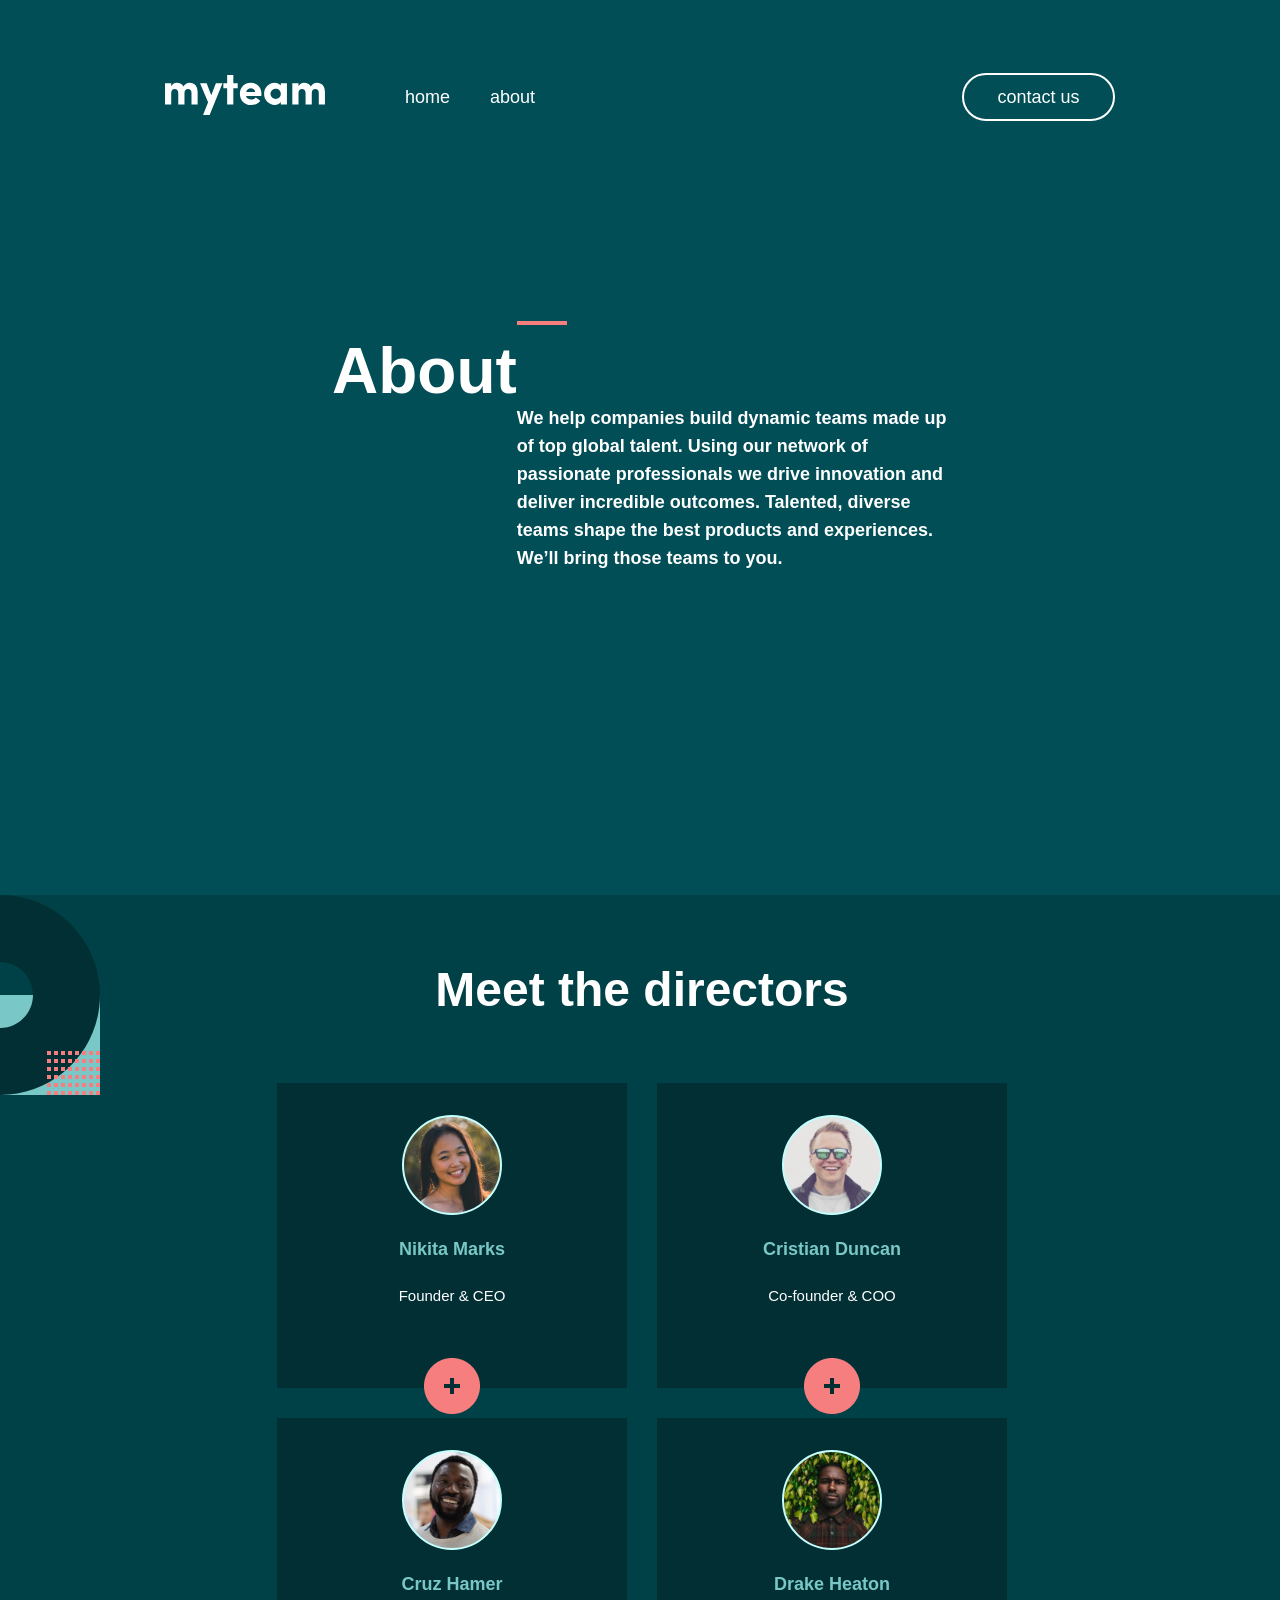
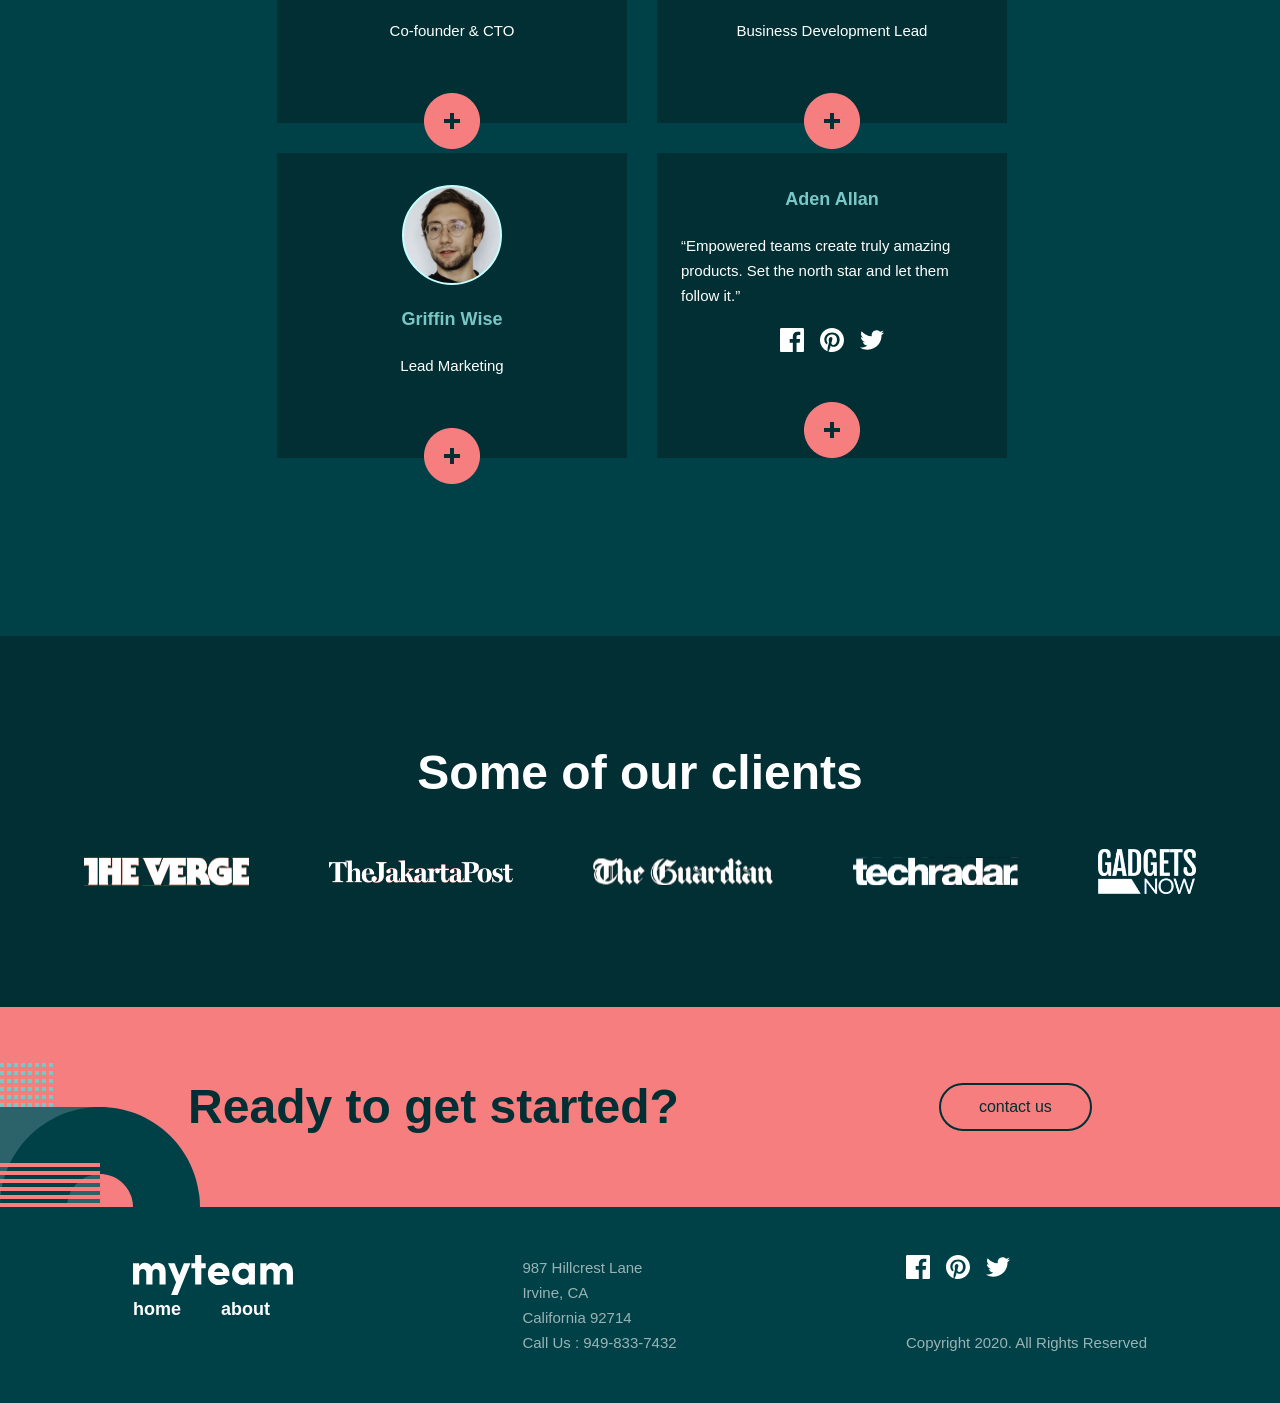
<file: about.html>
<!doctype html>
<html lang="en">
  <head>
    <meta charset="UTF-8" />
    <meta name="viewport" content="width=device-width, initial-scale=1.0" />
    <title>Document</title>
    <link rel="stylesheet" href="./about.css" />
  </head>
  <body>
    <header>
      <nav>
        <div class="logo">
          <img src="./img/myteam 2.svg" alt="myteam" />
        </div>

        <div class="nav-links">
          <a href="./index.html">home</a>
          <a href="./about.html">about</a>
        </div>
        <a href="./contact.html" class="contact-btn">contact us</a>
        <button id="bar"><img src="./img/bars.svg" alt="bars" /></button>
        <section class="bars hidden">
          <img src="./img/xmark.svg" alt="xmark" id="xmark" />
          <a href="./index.html" class="a">home</a>
          <a href="./about.html">about</a>
          <a href="./contact.html">contact us</a>
        </section>
      </nav>
      <section class="hero">
        <div class="container hero-wrapper">
          <div class="hero-title">
            <h1>About</h1>
          </div>

          <div class="hero-content">
            <div class="decoration-line"></div>
            <p>
              We help companies build dynamic teams made up of top global
              talent. Using our network of passionate professionals we drive
              innovation and deliver incredible outcomes. Talented, diverse
              teams shape the best products and experiences. We’ll bring those
              teams to you.
            </p>
          </div>
        </div>
      </section>
    </header>
    <main>
      <section class="section">
        <div class="top top-container">
          <h2>Meet the directors</h2>
          <div class="cards">
            <div class="card">
              <img src="./img/nikita.svg" alt="nikita" />
              <h2>Nikita Marks</h2>
              <p>Founder & CEO</p>
              <img src="./img/Group 13.png" alt="plus" />
            </div>
            <div class="card">
              <img src="./img/cristian.svg" alt="cristian" />
              <h2>Cristian Duncan</h2>
              <p>Co-founder & COO</p>
              <img src="./img/Group 13.png" alt="plus" />
            </div>
            <div class="card">
              <img src="./img/cruz.svg" alt="cruz" />
              <h2>Cruz Hamer</h2>
              <p>Co-founder & CTO</p>
              <img src="./img/Group 13.png" alt="plus" />
            </div>
            <div class="card">
              <img src="./img/drake.svg" alt="cruz" />
              <h2>Drake Heaton</h2>
              <p>Business Development Lead</p>
              <img src="./img/Group 13.png" alt="plus" />
            </div>
            <div class="card">
              <img src="./img/griffin.svg" alt="cruz" />
              <h2>Griffin Wise</h2>
              <p>Lead Marketing</p>
              <img src="./img/Group 13.png" alt="plus" />
            </div>
            <div class="card">
              <h2>Aden Allan</h2>
              <p>
                “Empowered teams create truly amazing products. Set the north
                star and let them follow it.”
              </p>
              <img src="./img/social.svg" alt="social" />
              <img src="./img/Group 13.png" alt="plus" />
            </div>
          </div>
        </div>
      </section>
      <div class="bottom">
        <h2>Some of our clients</h2>
        <div class="img">
          <img src="./img/the-verge.svg" alt="the-verge" />
          <img src="./img/the-jakarta-post.svg" alt="jakarta" />
          <img src="./img/the-guardian.svg" alt="the-guardian" />
          <img src="img/techradar.svg" alt="techradar" />
          <img src="./img/gadgets-now.svg" alt="gadgets-now" />
        </div>
      </div>
    </main>
    <footer>
      <div class="footer-1">
        <h2>Ready to get started?</h2>
        <a href="./contact.html">contact us</a>
      </div>
      <div class="container footer-wrapper">
        <div class="footer-nav">
          <img src="./img/myteam 2.svg" alt="myteam" />
          <div class="footer-links">
            <a href="./index.html">home</a>
            <a href="./about.html">about</a>
          </div>
        </div>

        <div class="footer-address">
          <p>987 Hillcrest Lane</p>
          <p>Irvine, CA</p>
          <p>California 92714</p>
          <p>Call Us : 949-833-7432</p>
        </div>

        <div class="footer-social">
          <img src="./img/social.svg" alt="social" />
          <p class="copyright">Copyright 2020. All Rights Reserved</p>
        </div>
      </div>
    </footer>
  </body>
  <script src="./app.js"></script>
</html>
</file>
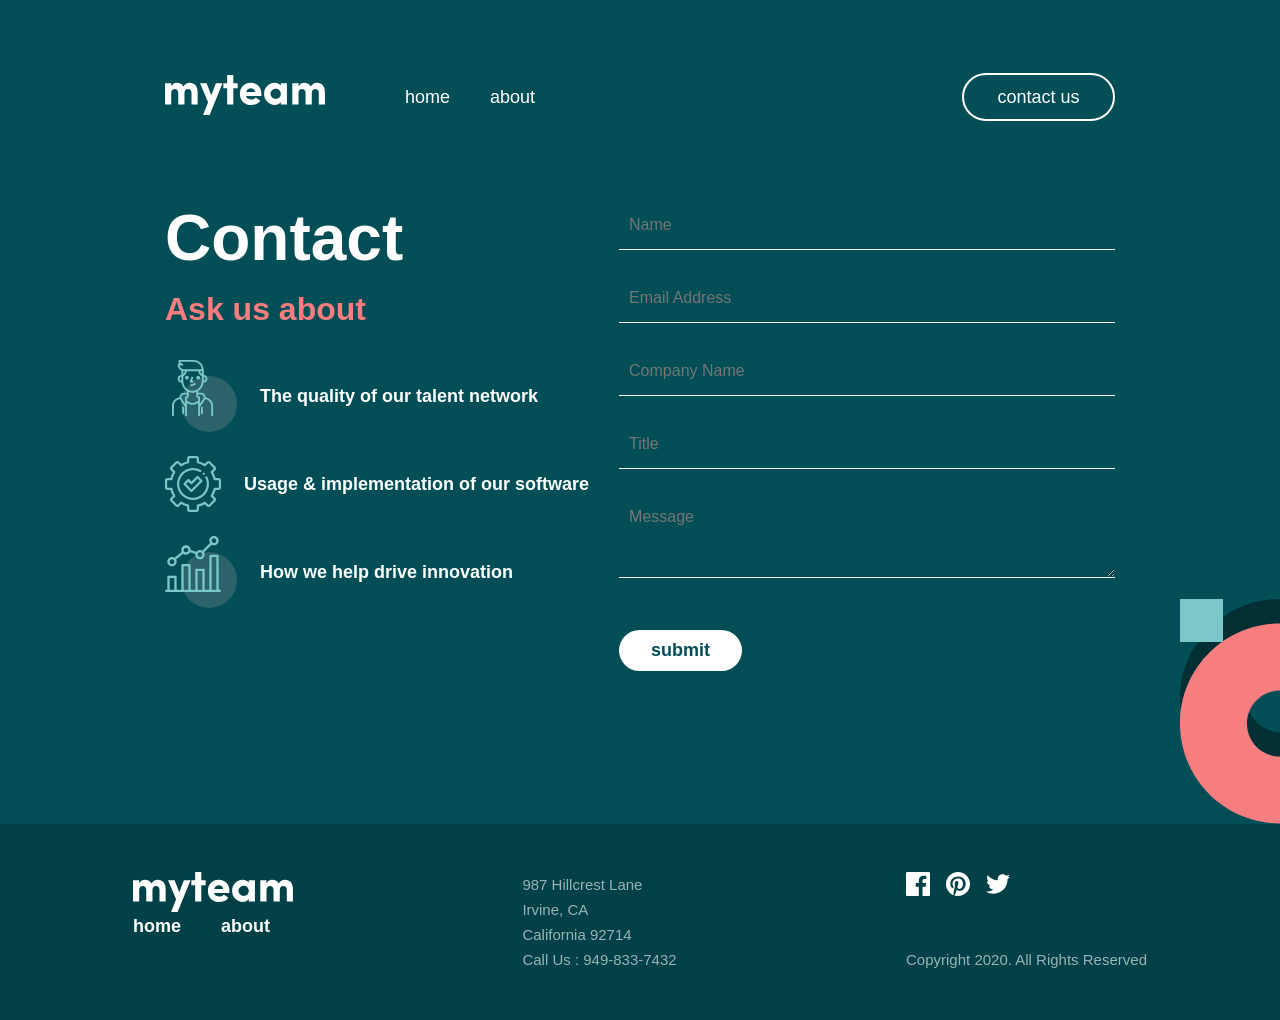
<file: contact.html>
<!doctype html>
<html lang="en">
  <head>
    <meta charset="UTF-8" />
    <meta name="viewport" content="width=device-width, initial-scale=1.0" />
    <title>Document</title>
    <link rel="stylesheet" href="./cantact.css" />
  </head>
  <body>
    <header>
      <nav>
        <div class="logo">
          <img src="./img/myteam 2.svg" alt="myteam" />
        </div>
        <div class="nav-links">
          <a href="./index.html">home</a>
          <a href="./about.html">about</a>
        </div>
        <a href="./contact.html" class="contact-btn">contact us</a>
        <button id="bar"><img src="./img/bars.svg" alt="bars" /></button>
        <section class="bars hidden">
          <img src="./img/xmark.svg" alt="xmark" id="xmark" />
          <a href="./index.html" class="a">home</a>
          <a href="./about.html">about</a>
          <a href="./contact.html">contact us</a>
        </section>
      </nav>
      <section class="contact">
        <div class="container contact-wrapper">
          <div class="contact-info">
            <h1>Contact</h1>
            <h2 class="ask-us">Ask us about</h2>

            <div class="info-list">
              <div class="info-item">
                <img src="./img/icon-feature-experience.svg" alt="person" />
                <p>The quality of our talent network</p>
              </div>
              <div class="info-item">
                <img src="./img/cog.svg" alt="cog" />
                <p>Usage & implementation of our software</p>
              </div>
              <div class="info-item">
                <img src="./img/icon-feature-productivity.svg" alt="chart" />
                <p>How we help drive innovation</p>
              </div>
            </div>
          </div>

          <form class="contact-form">
            <div class="input-group">
              <input type="text" placeholder="Name" required />
            </div>
            <div class="input-group">
              <input type="email" placeholder="Email Address" required />
            </div>
            <div class="input-group">
              <input type="text" placeholder="Company Name" required />
            </div>
            <div class="input-group">
              <input type="text" placeholder="Title" required />
            </div>
            <div class="input-group">
              <textarea placeholder="Message" rows="3" required></textarea>
            </div>
            <button type="submit" class="submit-btn">submit</button>
          </form>
        </div>
      </section>
    </header>
    <footer>
      <div class="container footer-wrapper">
        <div class="footer-nav">
          <img src="./img/myteam 2.svg" alt="myteam" />
          <div class="footer-links">
            <a href="#">home</a>
            <a href="#">about</a>
          </div>
        </div>
        <div class="footer-address">
          <p>987 Hillcrest Lane</p>
          <p>Irvine, CA</p>
          <p>California 92714</p>
          <p>Call Us : 949-833-7432</p>
        </div>
        <div class="footer-social">
          <img src="./img/social.svg" alt="social" />
          <p class="copyright">Copyright 2020. All Rights Reserved</p>
        </div>
      </div>
    </footer>
  </body>
  <script src="./app.js"></script>
</html>
</file>
<file: about.css>
/* Umumiy sozlamalar */
* {
    margin: 0;
    padding: 0;
    box-sizing: border-box;
    font-family: sans-serif;
}

header {
    background-color: #014E56;
    padding: 73px 165px; /* Dizayndagi padding */
}

nav {
    max-width: 1110px;
    margin: 0 auto;
    display: flex;
    justify-content: space-between;
    align-items: center; /* Hamma narsani vertikal markazlaydi */
    position: relative;
    button {
        display: none;
    }
    .bars {
        position: absolute;
        top: -50px;
        right: -25px;
        display: flex;
        flex-direction: column;
        width: 80%;
        height: 100vh;
        background-color: #2C6269;
        background-image: url('./img/bg-last.svg');
        background-repeat: no-repeat;
        background-position: bottom right;
        img {
            width: 18px;
            height: 17px;
            width: 100%;
            position: relative;
            right: -45px;
            top: 56px;
        }
        .a {
            margin-top: 112px;
        }
        a {
            margin-left: 48px;
        }
    }
    .hidden {
        display: none;
    }
}
/* Linklar turgan blok */
.nav-links {
    display: flex;
    align-items: center; /* Linklarni logo bilan bir chiziqqa keltiruvchi asosiy kod */
    gap: 40px; /* Linklar orasidagi masofa */
    margin-right: auto; /* Linklarni chaproqqa, logoga yaqinroq surish uchun */
    margin-left: 80px;
}

nav a {
    color: white;
    font-size: 18px;
    line-height: 28px;
    text-decoration: none;
}
nav a:hover {
    color: #F67E7E;
}
.contact-btn {
    color: white;
    border: 2px solid white;
    border-radius: 24px;
    width: 153px;
    height: 48px;
    background-color: #014E56;
    display: flex;
    justify-content: center;
    align-items: center;
}
.contact-btn:hover {
    color: #014E56;
    background-color: white;
}
.container {
    max-width: 1110px;
    margin: 0 auto;
}
.hero {
    background-color: #014E56;
    padding-top: 200px;
    padding-bottom: 250px;
    color: white;
    overflow: hidden; /* Bezaklar chiqib ketmasligi uchun */
}

.hero-wrapper {
    display: flex;
    justify-content: space-between;
    align-items: flex-start; /* Elementlar yuqoridan tekislanadi */
}

/* Chap tomondagi sarlavha */
.hero-title h1 {
    font-size: 64px;
    line-height: 100px;
    font-weight: 700;
}
/* O'ng tomondagi kontent */
.hero-content {
    max-width: 730px;
}

.decoration-line {
    width: 50px;
    height: 4px;
    background-color: #F67E7E; /* Yashil chiziqcha */
    margin-bottom: 79px;
}

.hero-content p {
    font-size: 18px;
    line-height: 28px;
    font-weight: 600;
}
section {
  background-color: rgba(0, 64, 71, 1);
  padding: 71px 163px 178px 167px;
}
.section {
    background-image: url('./img/bg1.svg');
    background-repeat: no-repeat;
}
.top-container {
  max-width: 1110px;
  width: 100%;
  margin: 0px auto;
}
.top {
  h2 {
    text-align: center;
    font-size: 48px;
    line-height: 48px;
    color: white;
  }
}
.cards {
  margin-top: 69px;
  display: flex;
  justify-content: center;
  gap: 30px;
  flex-wrap: wrap;
  .card {
    width: 350px;
    height: 305px;
    background-color: rgba(1, 47, 52, 1);
    display: flex;
    flex-direction: column;
    align-items: center;
    padding: 32px 24px 53px 24px;
    gap: 20px;
    h2 {
      color: rgba(121, 200, 199, 1);
      font-size: 18px;
      line-height: 28px;
    }
    p {
      font-size: 15px;
      line-height: 25px;
      font-weight: 500;
      color: white;
    }
    img:last-child {
      position: relative;
      bottom: -30px;
    }
  }
}
.bottom {
  padding: 113px 20px;
  margin: 0px auto;
  width: 100%;
  background-color: rgba(1, 47, 52, 1);
  display: flex;
  flex-direction: column;
  align-items: center;
  h2 {
    margin-bottom: 52px;
    color: white;
    font-size: 48px;
    line-height: 48px;
    text-align: center;
  }
  .img {
    display: flex;
    justify-content: center;
    flex-wrap: wrap;
    gap: 80px;
  }
}
.footer-1 {
    background-color: #F67E7E;
    background-image: url('./img/bg-footer.svg');
    background-repeat: no-repeat;
    background-position: bottom left;
    padding: 76px 0px;
    display: flex;
    justify-content: center;
    gap: 260px;
    h2 {
        color: #012F34;
        line-height: 48px;
        font-size: 48px;
    }
    a {
        background-color: #F67E7E;
        text-decoration: none;
        color: #012F34;
        display: flex;
        justify-content: center;
        align-items: center;
        width: 153px;
        height: 48px;
        border: 2px solid #012F34;
        border-radius: 24px;
    }
    a:hover {
        background-color: black;
        color: white;
    }
}
footer {
    background-color: #004047;
}
.footer-wrapper {
    display: flex;
    justify-content: space-between;
    align-items: flex-start;
    padding: 48px;
}
.footer-links {
    display: flex;
    gap: 40px;
}

.footer-links a {
    color: white;
    text-decoration: none;
    font-weight: 600;
    font-size: 18px;
}

/* 2-blok stili */
.footer-address p {
    color: white;
    opacity: 0.6;
    font-size: 15px;
    line-height: 25px;
}
.footer-social {
    img {
        margin-bottom: 51px;
    }
}
.copyright {
    opacity: 0.6;
    font-size: 15px;
    color: white;
}
@media only screen and (max-width:900px) {
    header {
        padding: 48px 24px; /* Paddingni kamaytiramiz */
        background-image: none;
    }
    /* Hero qismi */
    .hero {
        padding-top: 32px;
        padding-bottom: 197px;
        text-align: center; /* Hamma matnlarni markazga oladi */
    }

    .hero-wrapper {
        flex-direction: column; /* Elementlarni ustma-ust qo'yadi */
        align-items: center;
        gap: 18px;
    }

    /* Sarlavha */
    .hero-title h1 {
        font-size: 40px; /* Mobil uchun shriftni kichraytiramiz */
        line-height: 40px;
    }

    /* O'ng tomondagi kontent */
    .hero-content {
        max-width: 100%;
        display: flex;
        flex-direction: column;
        align-items: center; /* Chiziq va matnni markazlash */
        margin-top: 0;
    }

    .decoration-line {
        display: none; /* Mobil versiyada chiziqcha ko'pincha olib tashlanadi yoki markazlanadi */
    }

    .hero-content p {
        font-size: 15px;
        line-height: 25px;
        padding: 0 10px;
    }
    section {
    background-color: rgba(0, 64, 71, 1);
    padding: 71px 10px 178px 10px;
  }
  .footer-1  {
        flex-direction: column;
        gap: 24px;
        align-items: center;
        h2 {
            text-align: center;
        }
    }
    .footer-wrapper {
        flex-direction: column;
    }
}
@media only screen and (max-width:600px) {
    /* Desktop menyuni yashirish (agar burger menyu ishlatmoqchi bo'lsangiz) */
    .nav-links, .contact-btn {
        display: none; 
    }
    nav {
        button {
            display: flex;
            background: transparent;
            border: none;
        }
    }
}
</file>
<file: cantact.css>
/* Umumiy sozlamalar */
* {
    margin: 0;
    padding: 0;
    box-sizing: border-box;
    font-family: sans-serif;
}

header {
    background-color: #014E56;
    padding: 73px 165px; /* Dizayndagi padding */
    background-image: url('./img/bg-last.svg');
    background-repeat: no-repeat;
    background-position: bottom right;
}

nav {
    max-width: 1110px;
    margin: 0 auto;
    display: flex;
    justify-content: space-between;
    align-items: center; /* Hamma narsani vertikal markazlaydi */
    position: relative;
    button {
        display: none;
    }
    .bars {
        position: absolute;
        top: -50px;
        right: -25px;
        display: flex;
        flex-direction: column;
        width: 80%;
        height: 100vh;
        background-color: #2C6269;
        background-image: url('./img/bg-last.svg');
        background-repeat: no-repeat;
        background-position: bottom right;
        img {
            width: 18px;
            height: 17px;
            width: 100%;
            position: relative;
            right: -45px;
            top: 56px;
        }
        .a {
            margin-top: 112px;
        }
        a {
            margin-left: 48px;
        }
    }
    .hidden {
        display: none;
    }
}
/* Linklar turgan blok */
.nav-links {
    display: flex;
    align-items: center; /* Linklarni logo bilan bir chiziqqa keltiruvchi asosiy kod */
    gap: 40px; /* Linklar orasidagi masofa */
    margin-right: auto; /* Linklarni chaproqqa, logoga yaqinroq surish uchun */
    margin-left: 80px;
}

nav a {
    color: white;
    font-size: 18px;
    line-height: 28px;
    text-decoration: none;
}
nav a:hover {
    color: #F67E7E;
}
.contact-btn {
    color: white;
    border: 2px solid white;
    border-radius: 24px;
    width: 153px;
    height: 48px;
    background-color: #014E56;
    display: flex;
    justify-content: center;
    align-items: center;
}
.contact-btn:hover {
    color: #014E56;
    background-color: white;
}
.container {
    max-width: 1110px;
    margin: 0 auto;
}
footer {
    background-color: #004047;
}
.footer-wrapper {
    display: flex;
    justify-content: space-between;
    align-items: flex-start;
    padding: 48px;
}
.footer-links {
    display: flex;
    gap: 40px;
}

.footer-links a {
    color: white;
    text-decoration: none;
    font-weight: 600;
    font-size: 18px;
}

/* 2-blok stili */
.footer-address p {
    color: white;
    opacity: 0.6;
    font-size: 15px;
    line-height: 25px;
}
.footer-social {
    img {
        margin-bottom: 51px;
    }
}
.copyright {
    opacity: 0.6;
    font-size: 15px;
    color: white;
}
.contact {
    background-color: #014E56;
    padding: 80px 0;
    color: white;
}

.contact-wrapper {
    display: flex;
    justify-content: space-between;
    gap: 30px;
}

/* Chap tomon stili */
.contact-info h1 {
    font-size: 64px;
    margin-bottom: 16px;
}

.ask-us {
    color: #F67E7E;
    font-size: 32px;
    margin-bottom: 32px;
}

.info-item {
    display: flex;
    align-items: center;
    gap: 23px;
    margin-bottom: 24px;
}

.info-item p {
    font-size: 18px;
    font-weight: 700;
}

/* Forma stili */
.contact-form {
    flex: 1;
    max-width: 540px;
}

.input-group {
    margin-bottom: 24px;
}

.contact-form input, 
.contact-form textarea {
    width: 100%;
    background: transparent;
    border: none;
    border-bottom: 1px solid white; /* Faqat pastki chiziq */
    padding: 15px 10px;
    color: white;
    font-size: 16px;
    outline: none; /* Fokus bo'lganda ko'k hoshiya chiqmasligi uchun */
}
.contact-form input:hover, 
.contact-form textarea:hover {
    border-bottom: 1px solid #79C8C7; 
}
.submit-btn {
    background-color: white;
    color: #014E56;
    border: none;
    padding: 10px 32px;
    border-radius: 24px;
    font-size: 18px;
    font-weight: 700;
    cursor: pointer;
    margin-top: 24px;
    transition: 0.3s;
}
@media only screen and (max-width:900px) {
    header {
        padding: 48px 24px; /* Paddingni kamaytiramiz */
        background-image: none;
    }
    .footer-wrapper {
        flex-direction: column;
    }
    .contact-wrapper {
        display: flex;
        flex-direction: column;
    }
    .contact-info h1 {
    text-align: center;
    font-size: 40px;
    margin-bottom: 16px;
    }
}
@media only screen and (max-width:600px) {
    /* Desktop menyuni yashirish (agar burger menyu ishlatmoqchi bo'lsangiz) */
    .nav-links, .contact-btn {
        display: none; 
    }
    nav {
        button {
            display: flex;
            background: transparent;
            border: none;
        }
    }
}
</file>
